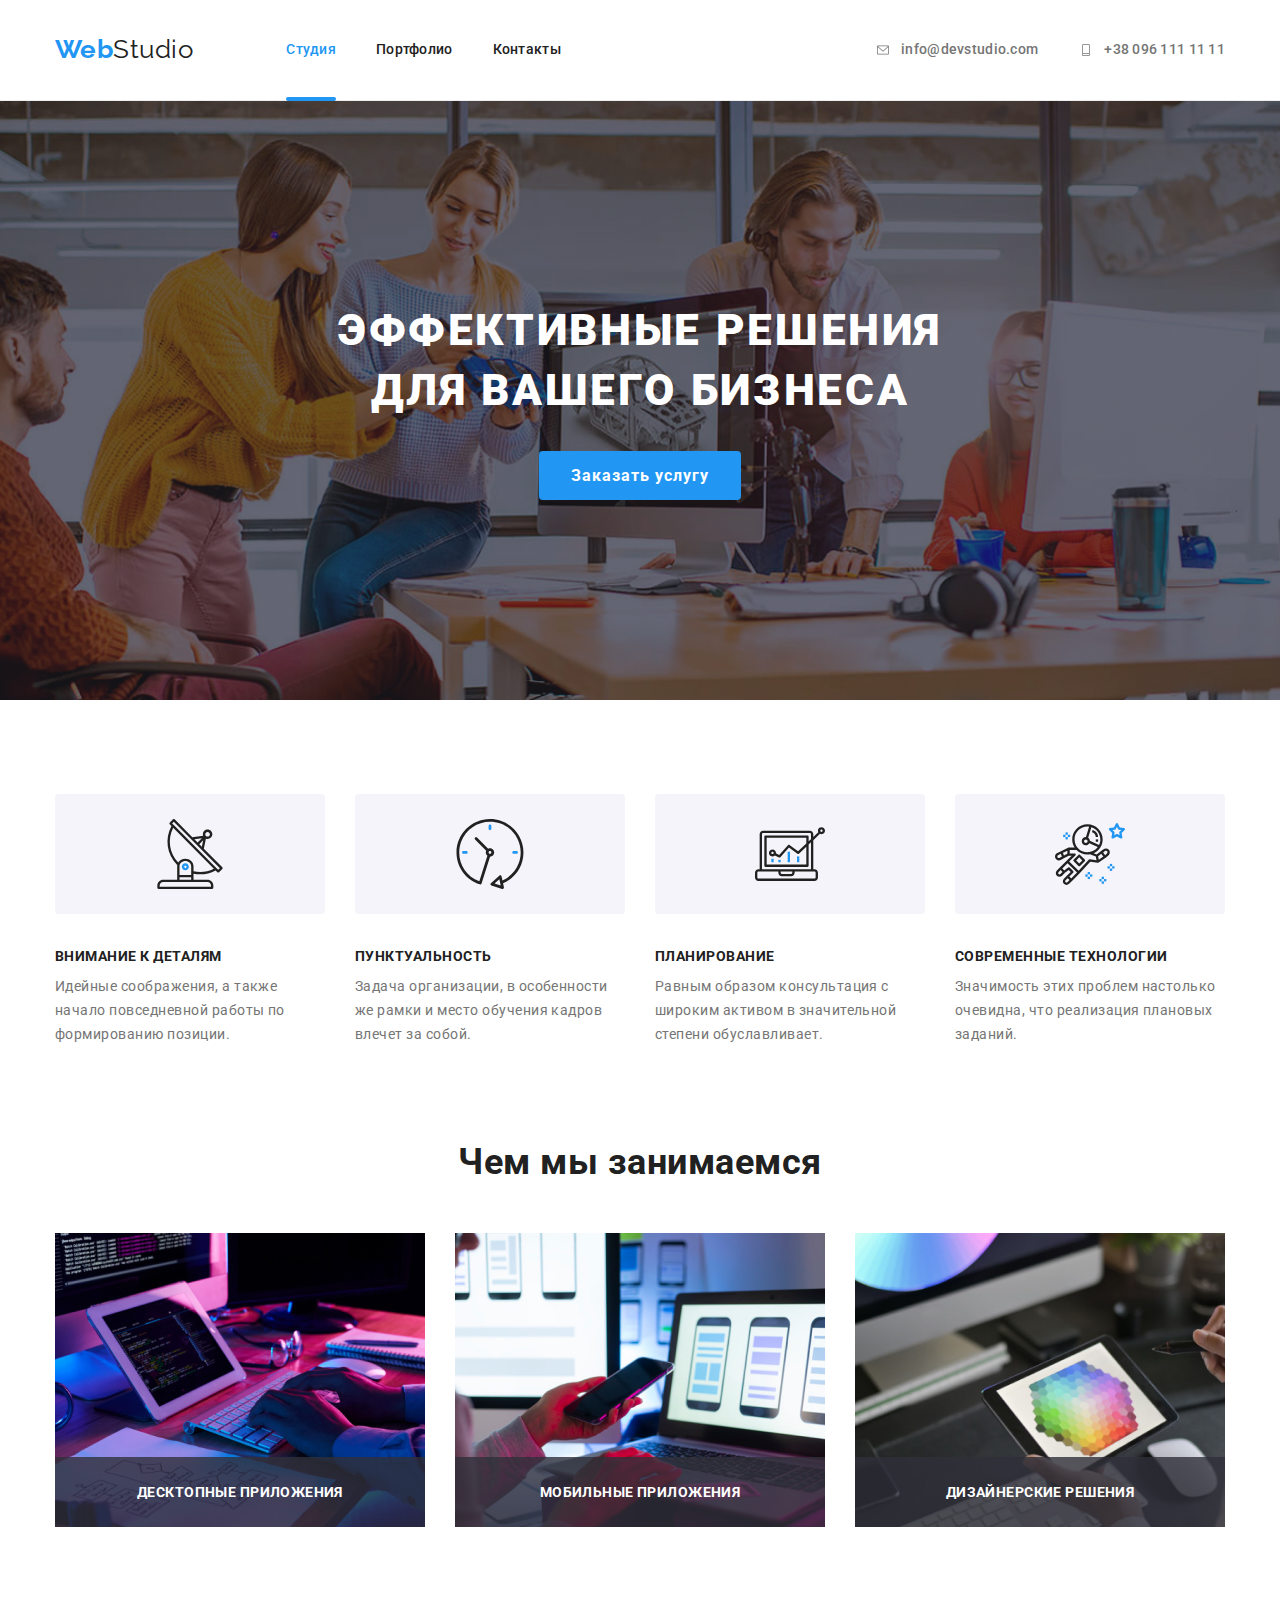
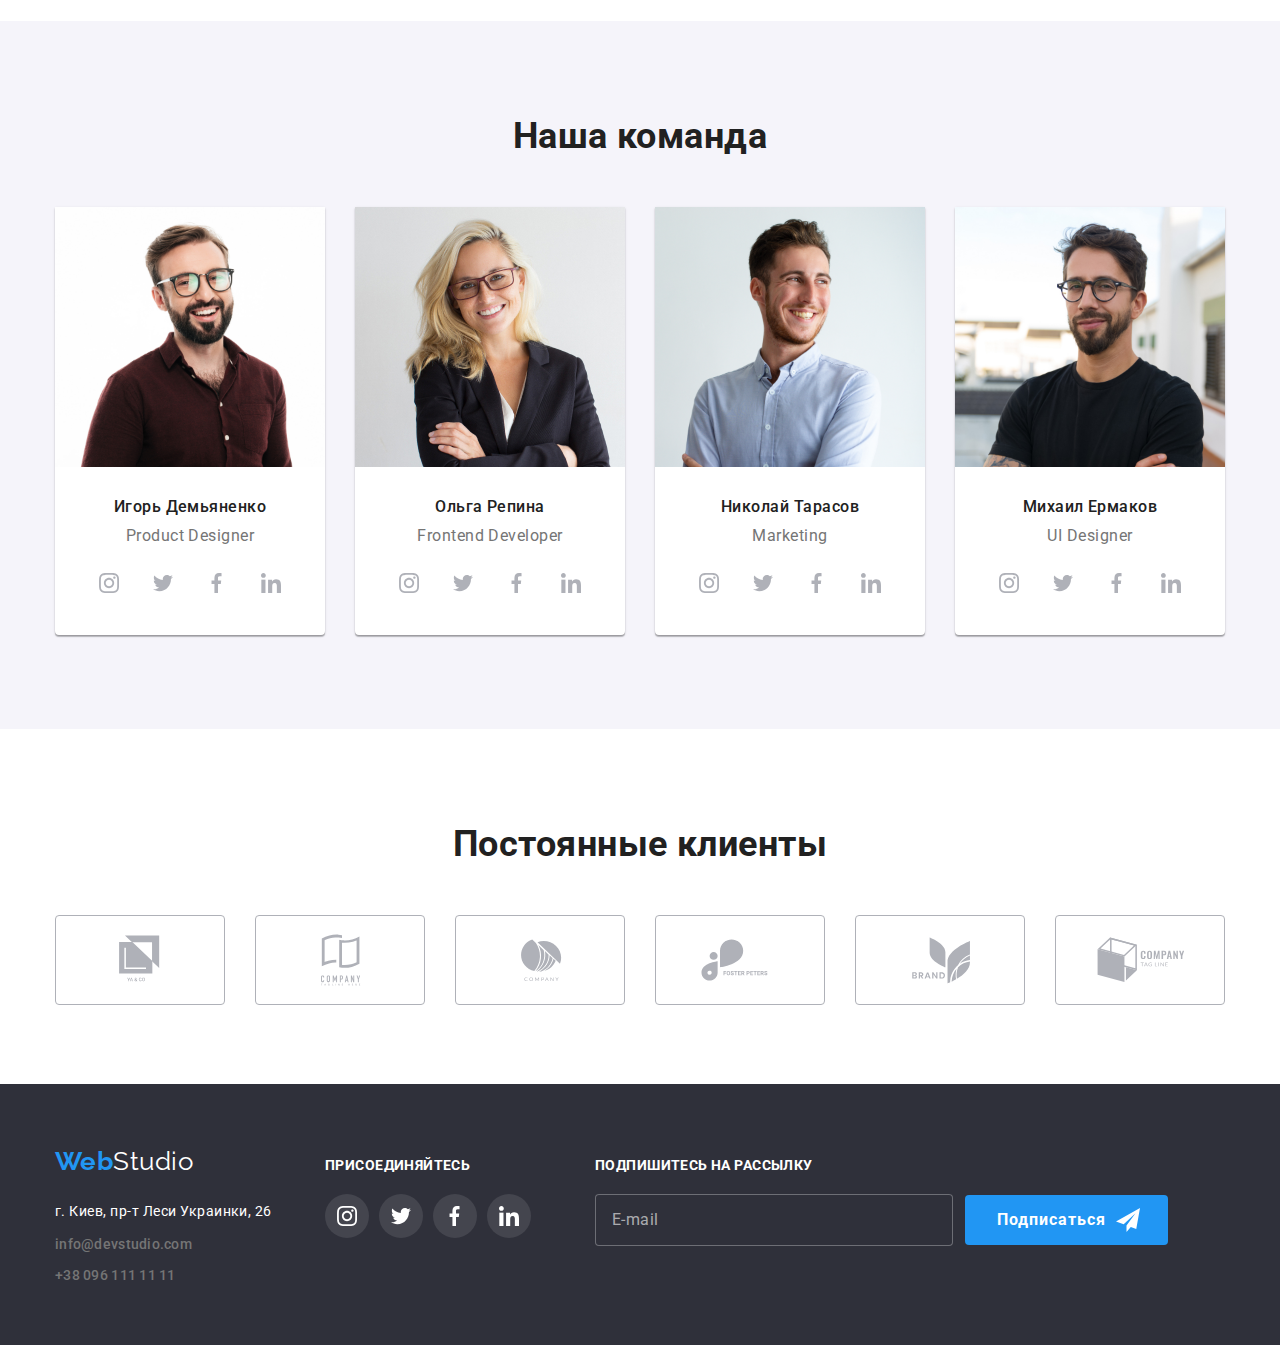
<file: index.html>
<!DOCTYPE html>
<html lang="ru">
<head>
    <meta charset="UTF-8">
    <meta name="viewport" content="width=device-width, initial-scale=1.0">
    <title>Студия</title>
    <link
        href="https://fonts.googleapis.com/css2?family=Raleway:wght@700&family=Roboto:ital,wght@0,400;0,500;0,900;1,700&display=swap"
        rel="stylesheet">
    <link rel="stylesheet" href="./css/normalize.css">
    <link rel="stylesheet" href="./css/style.css">
</head>
<body>

    <!-- Header-container -->
    <header class="header">
        <div class="container nav-header">
                <nav class="nav">
                    <a href="./index.html" class="logo">Web<span class="logo-part">Studio</span> </a>
                    <ul class="list">
                        <li class="nav-item">
                            <a class="link current" href="./index.html">Студия</a>
                        </li>
                        <li class="nav-item">
                            <a class="link" href="./portfolio.html">Портфолио</a>
                        </li>
                        <li class="nav-item">
                            <a class="link" href="">Контакты</a>
                        </li>
                    </ul>
                </nav>
                <ul class="contacts list">
                    <li class="nav-item">
                        <a class="link" href="mailto:info@devstudio.com">
                            <svg class="contacts-icons">
                                <use href="./img/svg/spride.svg#mail"></use>
                            </svg>
                            info@devstudio.com</a>
                    </li>
                    <li class="nav-item">
                        <a class="link" href="tel:+380961111111">
                            <svg class="contacts-icons">
                                <use href="./img/svg/spride.svg#phone"></use>
                            </svg>
                            +38 096 111 11 11</a>
                    </li>
                </ul>  
        </div>
    </header>

    <main>
    <!-- Hero-container -->
        <section class="heroic">
            <div class="container">
                <h1 class="title">Эффективные решения для вашего бизнеса</h1>
                <button data-modal-open="" class="button"> Заказать услугу</button>
            </div>
        </section>

    <!-- Benefits-container -->
        <section class="section benefits">
            <div class="container">
                    <h2 hidden class="title">Наши преимущества</h2>
                    <ul class="list">
                        <li class="benefits-item one">
                            <h3 class="subtitle">Внимание к деталям</h3>
                            <p class="text">
                                Идейные соображения, а также начало повседневной работы по формированию позиции.
                            </p>
                        </li>
                        <li class="benefits-item two">
                            <h3 class="subtitle">Пунктуальность</h3>
                            <p class="text">
                                Задача организации, в особенности же рамки и место обучения кадров влечет за собой.
                            </p>
                    
                        </li>
                        <li class="benefits-item three">
                            <h3 class="subtitle">Планирование</h3>
                            <p class="text">
                                Равным образом консультация с широким активом в значительной степени обуславливает.
                            </p>
                        </li>
                        <li class="benefits-item four">
                            <h3 class="subtitle">Современные технологии</h3>
                            <p class="text">
                                Значимость этих проблем настолько очевидна, что реализация плановых заданий.
                            </p>
                        </li>
                    </ul>
            </div>
        </section>

    <!-- About-us-container -->
        <section class="section about-us">
            <div class="container">
                <h2 class="title">Чем мы занимаемся</h2>
                <ul class="list">
                    <li class="item">
                        <img src="./img/about-us.jpg" alt="Мужчина работает" width="370">
                    <div class="modal-block">
                        <p class="modal-text">Десктопные приложения</p>
                    </div>
                    </li>
                    <li class="item">
                        <img src="./img/about-us1.jpg" alt="Мужчина работает" width="370">
                    <div class="modal-block">
                        <p class="modal-text">Мобильные приложения</p>
                    </div>
                    </li>
                    <li class="item">
                        <img src="./img/about-us2.jpg" alt="Мужчина работает" width="370">
                    <div class="modal-block">
                        <p class="modal-text">Дизайнерские решения</p>
                    </div>
                    </li>
                </ul>
            </div>
        </section>

    <!-- Our-team-container -->
        <section class="section our-team">
            <div class="container">
            <h2 class="title">Наша команда</h2>
                    <ul class="list">
                        <li class="item">
                            <img class="photo" src="./img/Igor.jpg" alt="Игорь Демьяненко" width="270">
                            <h3 class="name">Игорь Демьяненко</h3>
                            <p class="prof" lang="en">Product Designer</p>
                            <ul class="social-icons-menu">
                                <li class="social-icons-list">
                                    <a href="" class="social-icons-link" aria-label="ссылка на соц сеть" target="_blank" rel="noopener nofollow">
                                        <svg class="social-icons-item">
                                            <use href="./img/svg/spride.svg#instagram"></use>
                                        </svg>
                                    </a>
                                </li>
                                <li class="social-icons-list">
                                    <a href="" class="social-icons-link" aria-label="ссылка на соц сеть" target="_blank" rel="noopener nofollow">
                                        <svg class="social-icons-item">
                                            <use href="./img/svg/spride.svg#twitter"></use>
                                        </svg>
                                    </a>
                                </li>
                                <li class="social-icons-list">
                                    <a href="" class="social-icons-link" aria-label="ссылка на соц сеть" target="_blank" rel="noopener nofollow">
                                        <svg class="social-icons-item">
                                            <use href="./img/svg/spride.svg#facebook"></use>
                                        </svg>
                                    </a>
                                </li>
                                <li class="social-icons-list">
                                    <a href="" class="social-icons-link" aria-label="ссылка на соц сеть" target="_blank" rel="noopener nofollow">
                                        <svg class="social-icons-item">
                                            <use href="./img/svg/spride.svg#linkedin"></use>
                                        </svg>
                                    </a>
                                </li>
                            </ul>
                        </li>
                        <li class="item">
                            <img class="photo" src="./img/Olga.jpg" alt="Ольга Репина" width="270">
                            <h3 class="name">Ольга Репина</h3>
                            <p class="prof" lang="en">Frontend Developer</p>
                            <ul class="social-icons-menu">
                                <li class="social-icons-list">
                                    <a href="" class="social-icons-link" aria-label="ссылка на соц сеть" target="_blank" rel="noopener nofollow">
                                        <svg class="social-icons-item">
                                            <use href="./img/svg/spride.svg#instagram"></use>
                                        </svg>
                                    </a>
                                </li>
                                <li class="social-icons-list">
                                    <a href="" class="social-icons-link" aria-label="ссылка на соц сеть" target="_blank" rel="noopener nofollow">
                                        <svg class="social-icons-item">
                                            <use href="./img/svg/spride.svg#twitter"></use>
                                        </svg>
                                    </a>
                                </li>
                                <li class="social-icons-list">
                                    <a href="" class="social-icons-link" aria-label="ссылка на соц сеть" target="_blank" rel="noopener nofollow">
                                        <svg class="social-icons-item">
                                            <use href="./img/svg/spride.svg#facebook"></use>
                                        </svg>
                                    </a>
                                </li>
                                <li class="social-icons-list">
                                    <a href="" class="social-icons-link" aria-label="ссылка на соц сеть" target="_blank" rel="noopener nofollow">
                                        <svg class="social-icons-item">
                                            <use href="./img/svg/spride.svg#linkedin"></use>
                                        </svg>
                                    </a>
                                </li>
                            </ul>
                        </li>
                        <li class="item">
                            <img class="photo" src="./img/Nikolay.jpg" alt="Николай Тарасов" width="270">
                            <h3 class="name">Николай Тарасов</h3>
                            <p class="prof" lang="en">Marketing</p>
                            <ul class="social-icons-menu">
                                <li class="social-icons-list">
                                    <a href="" class="social-icons-link" aria-label="ссылка на соц сеть" target="_blank" rel="noopener nofollow">
                                        <svg class="social-icons-item">
                                            <use href="./img/svg/spride.svg#instagram"></use>
                                        </svg>
                                    </a>
                                </li>
                                <li class="social-icons-list">
                                    <a href="" class="social-icons-link" aria-label="ссылка на соц сеть" target="_blank" rel="noopener nofollow">
                                        <svg class="social-icons-item">
                                            <use href="./img/svg/spride.svg#twitter"></use>
                                        </svg>
                                    </a>
                                </li>
                                <li class="social-icons-list">
                                    <a href="" class="social-icons-link" aria-label="ссылка на соц сеть" target="_blank" rel="noopener nofollow">
                                        <svg class="social-icons-item">
                                            <use href="./img/svg/spride.svg#facebook"></use>
                                        </svg>
                                    </a>
                                </li>
                                <li class="social-icons-list">
                                    <a href="" class="social-icons-link" aria-label="ссылка на соц сеть" target="_blank" rel="noopener nofollow">
                                        <svg class="social-icons-item">
                                            <use href="./img/svg/spride.svg#linkedin"></use>
                                        </svg>
                                    </a>
                                </li>
                            </ul>
                        </li>
                        <li class="item">
                            <img class="photo" src="./img/Mihail.jpg" alt="Михаил Ермаков" width="270">
                            <h3 class="name">Михаил Ермаков</h3>
                            <p class="prof" lang="en">UI Designer</p>
                            <ul class="social-icons-menu">
                                <li class="social-icons-list">
                                    <a href="" class="social-icons-link" aria-label="ссылка на соц сеть" target="_blank" rel="noopener nofollow">
                                        <svg class="social-icons-item">
                                            <use href="./img/svg/spride.svg#instagram"></use>
                                        </svg>
                                    </a>
                                </li>
                                <li class="social-icons-list">
                                    <a href="" class="social-icons-link" aria-label="ссылка на соц сеть" target="_blank" rel="noopener nofollow">
                                        <svg class="social-icons-item">
                                            <use href="./img/svg/spride.svg#twitter"></use>
                                        </svg>
                                    </a>
                                </li>
                                <li class="social-icons-list">
                                    <a href="" class="social-icons-link" aria-label="ссылка на соц сеть" target="_blank" rel="noopener nofollow">
                                        <svg class="social-icons-item">
                                            <use href="./img/svg/spride.svg#facebook"></use>
                                        </svg>
                                    </a>
                                </li>
                                <li class="social-icons-list">
                                    <a href="" class="social-icons-link" aria-label="ссылка на соц сеть" target="_blank" rel="noopener nofollow">
                                        <svg class="social-icons-item">
                                            <use href="./img/svg/spride.svg#linkedin"></use>
                                        </svg>
                                    </a>
                                </li>
                            </ul>
                        </li>
                    </ul>
            </div>
        </section>

        <!-- Main-clients -->
        
        <section class="section main-clients">
            <div class="container">
                <h2 class="title">Постоянные клиенты</h2>
                <ul class="list">
                    <li class="item">
                        <a href="" class="clients-link" target="_blank" rel="noopener nofollow">
                            <svg class="clients-item">
                                <use href="./img/svg/spride.svg#client1"></use>
                            </svg>
                        </a>
                    </li>
                    <li class="item">
                        <a href="" class="clients-link" target="_blank" rel="noopener nofollow">
                            <svg class="clients-item">
                                <use href="./img/svg/spride.svg#client2"></use>
                            </svg>
                        </a>
                    </li>
                    <li class="item">
                        <a href="" class="clients-link" target="_blank" rel="noopener nofollow">
                            <svg class="clients-item">
                                <use href="./img/svg/spride.svg#client3"></use>
                            </svg>
                        </a>
                    </li>
                    <li class="item">
                        <a href="" class="clients-link" target="_blank" rel="noopener nofollow">
                            <svg class="clients-item">
                                <use href="./img/svg/spride.svg#client4"></use>
                            </svg>
                        </a>
                    </li>
                    <li class="item">
                        <a href="" class="clients-link" target="_blank" rel="noopener nofollow">
                            <svg class="clients-item">
                                <use href="./img/svg/spride.svg#client5"></use>
                            </svg>
                        </a>
                    </li>
                    <li class="item">
                        <a href="" class="clients-link" target="_blank" rel="noopener nofollow">
                            <svg class="clients-item">
                                <use href="./img/svg/spride.svg#client6"></use>
                            </svg>
                        </a>
                    </li>
                </ul>
            </div>
        </section>
    </main>
    <!-- Footer-container -->
    <footer class="footer">
        <div class="container">
            <section class="footer-section">
                <a class="logo" href="./index.html">Web<span class="logo-part">Studio</span> </a>
                <address class="address">
                    <ul class="contacts list">
                        <li class="text">
                            <p class="text">г. Киев, пр-т Леси Украинки, 26</p>
                        </li>
                        <li class="text">
                            <a class="link" href="mailto:info@devstudio.com">info@devstudio.com</a>
                        </li>
                        <li>
                            <a class="link" href="tel:+380961111111">+38 096 111 11 11</a>
                        </li>
                    </ul>
                </address>
            </section>
            <section class="footer-section">
                <h2 class="section-title">присоединяйтесь</h2>
                <ul class="social-icons-menu footer-icons">
                    <li class="social-icons-list">
                        <a href="" class="social-icons-link" aria-label="ссылка на соц сеть" target="_blank" rel="noopener nofollow">
                            <svg class="social-icons-item">
                                <use href="./img/svg/spride.svg#instagram"></use>
                            </svg>
                        </a>
                    </li>
                    <li class="social-icons-list">
                        <a href="" class="social-icons-link" aria-label="ссылка на соц сеть" target="_blank" rel="noopener nofollow">
                            <svg class="social-icons-item">
                                <use href="./img/svg/spride.svg#twitter"></use>
                            </svg>
                        </a>
                    </li>
                    <li class="social-icons-list">
                        <a href="" class="social-icons-link" aria-label="ссылка на соц сеть" target="_blank" rel="noopener nofollow">
                            <svg class="social-icons-item">
                                <use href="./img/svg/spride.svg#facebook"></use>
                            </svg>
                        </a>
                    </li>
                    <li class="social-icons-list">
                        <a href="" class="social-icons-link" aria-label="ссылка на соц сеть" target="_blank" rel="noopener nofollow">
                            <svg class="social-icons-item">
                                <use href="./img/svg/spride.svg#linkedin"></use>
                            </svg>
                        </a>
                    </li>
                </ul>

            </section>

            <section class="footer-section sign-in">
                <h2 class="section-title">Подпишитесь на рассылку</h2>
                <div class="footer-from-container">
                <form action="#" class="footer-form">
                    <label>
                        <input class="footer-form-input" type="email" placeholder="E-mail">
                    </label>
                </form>
                <div class="button-container">
                    <button class="button footer-button"> Подписаться</button>
                    <svg class="telegram-icon">
                        <use href="./img/svg/spride.svg#telegram">
                        </use>
                    </svg>
                </div>
                </div>
            </section>

        </div>
    </footer>

    <!-- Backdrop -->
    <div class="backdrop is-hidden" data-modal="">
        <div class="modal">
            <b class="modal-title">Оставьте свои данные, мы вам перезвоним</b>
            <form action="#" class="modal-form">
    
                <label class="modal-label">
                    <span class="label-text">Имя</span>
                    <input class="label-input" type="text" name="user-name">
                    <svg class="modal-label-icon">
                        <use href="./img/svg/spride.svg#modal-label-icon1">
                        </use>
                    </svg>
                </label>
    
                <label class="modal-label">
                    <span class="label-text">Телефон</span>
                    <input class="label-input" type="tel" name="user-tel">
                    <svg class="modal-label-icon">
                        <use href="./img/svg/spride.svg#modal-label-icon2">
                        </use>
                    </svg>
                </label>
    
                <label class="modal-label">
                    <span class="label-text">Почта</span>
                    <input class="label-input" type="email" name="user-email">
                    <svg class="modal-label-icon">
                        <use href="./img/svg/spride.svg#modal-label-icon3">
                        </use>
                    </svg>
                </label>
    
                <label class="modal-label textarea">
                    <span class="label-text"> Комментарий</span>
                    <textarea 
                    class="label-input comment" 
                    name="user-comment" 
                    rows="10" 
                    placeholder="Введите текст"></textarea>
                </label>
    
                <label class="modal-label confirm">
                    <input class="label-confirm visual-hidden" type="checkbox" name="user-confirm">
                    Соглашаюсь с рассылкой и принимаю
                    <a href="" class="modal-link">Условия договора</a>
                    <span class="confirm-icon">
                    </span>
                </label>
                <button class="button" type="submit">Отправить </button>
            </form>
            <button class="button-modal-icon" data-modal-close>
                <svg class="modal-icon" width="11px" height="11px">
                    <use href="./img/svg/spride.svg#is-closed">
                    </use>
                </svg>
            </button>
        </div>
    </div>

    <script src="./js/modal.js"></script>
</body>
</html>
</file>
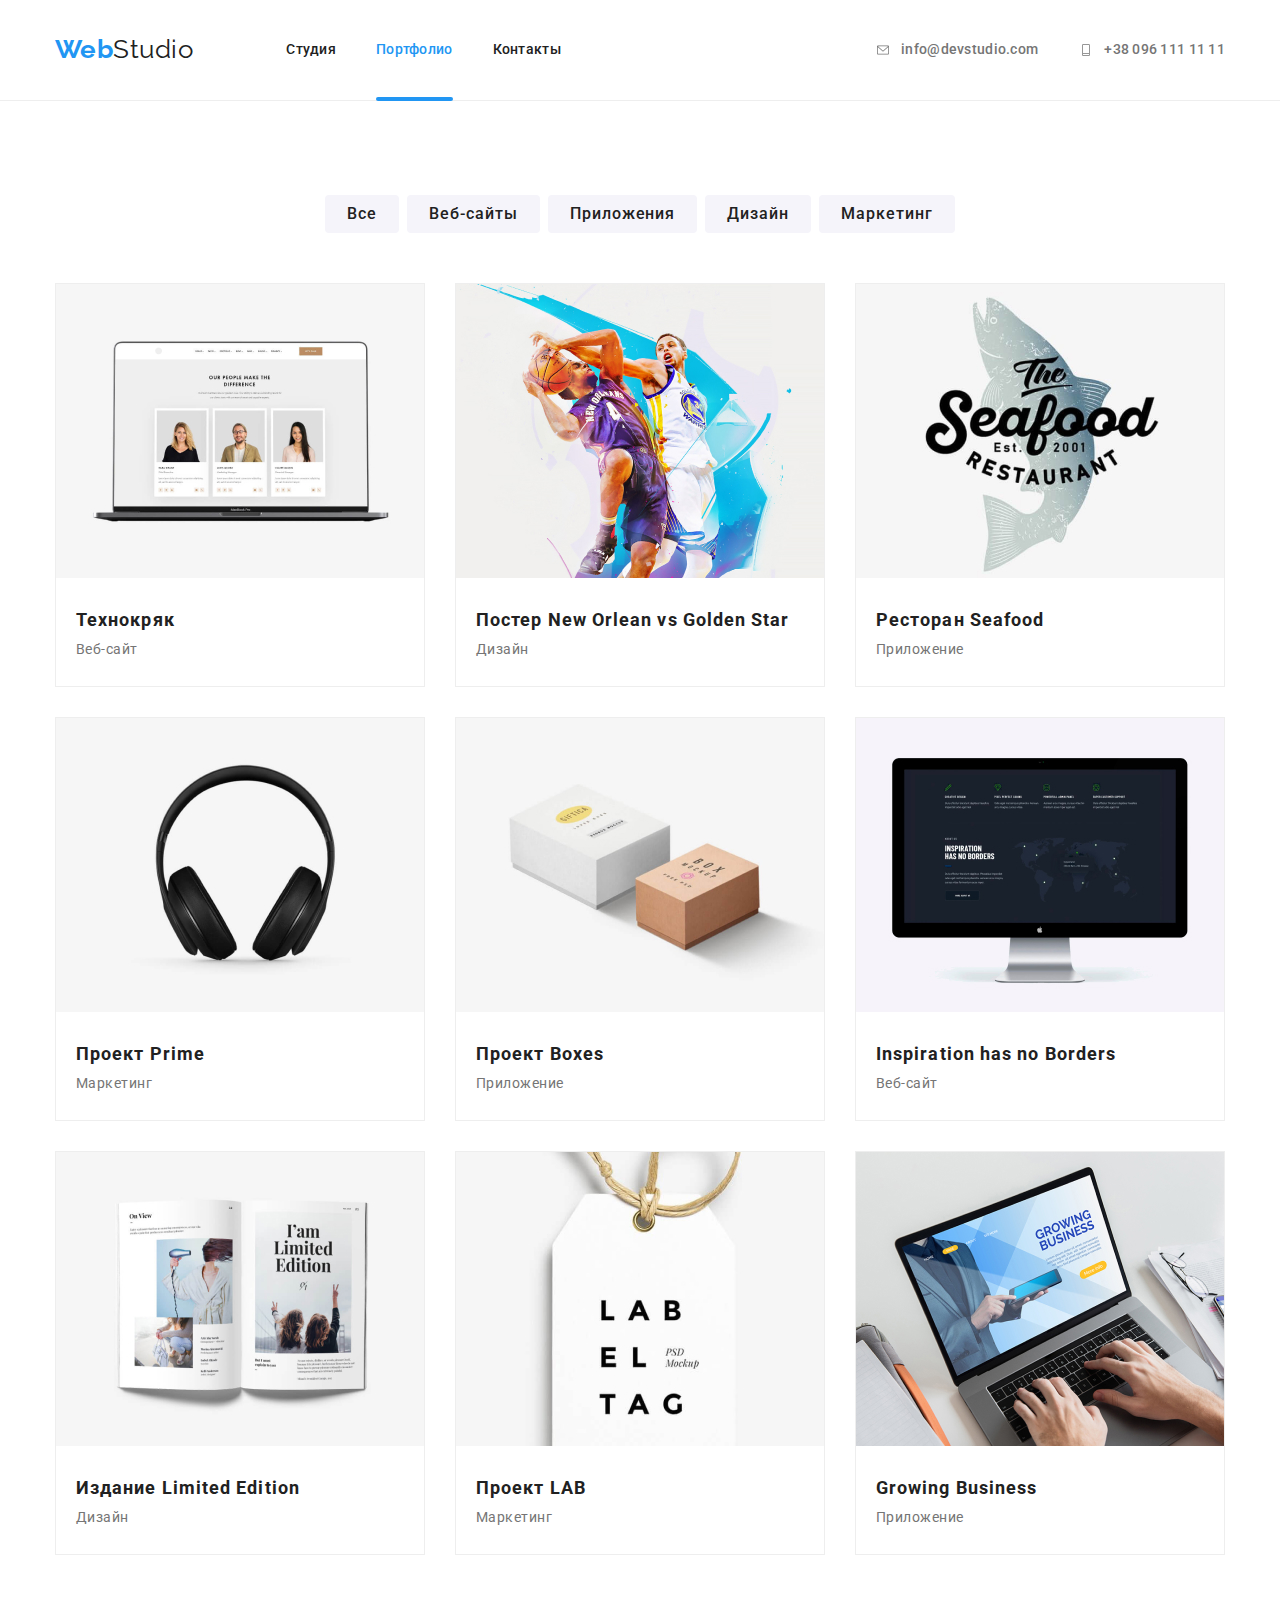
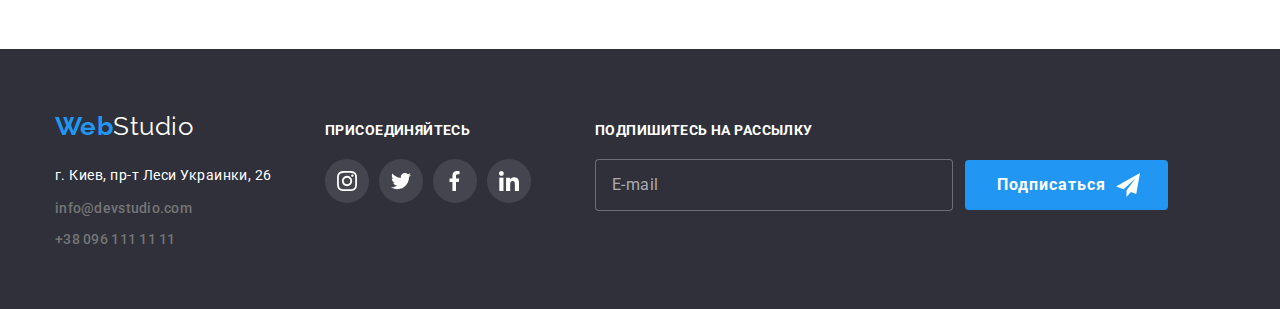
<file: portfolio.html>
<!DOCTYPE html>
<html lang="ru">

<head>
    <meta charset="UTF-8">
    <meta name="viewport" content="width=device-width, initial-scale=1.0">
    <title>Портфолио</title>
    <link
    href="https://fonts.googleapis.com/css2?family=Raleway:wght@700&family=Roboto:ital,wght@0,400;0,500;0,900;1,700&display=swap"
    rel="stylesheet">
    <link 
    href="https://fonts.googleapis.com/css2?family=Roboto:wght@700&display=swap" 
    rel="stylesheet">
    <link rel="stylesheet" href="./css/normalize.css">
    <link rel="stylesheet" href="./css/style.css">
</head>

<body>

    <!-- Header-container -->
    <header class="header">
        <div class="container">
            <div class="nav-header">
                <nav class="nav">
                    <a href="./index.html" class="logo">Web<span class="logo-part">Studio</span> </a>
                    <ul class="list">
                        <li class="nav-item">
                            <a class="link" href="./index.html">Студия</a>
                        </li>
                        <li class="nav-item">
                            <a class="link current" href="./portfolio.html">Портфолио</a>
                        </li>
                        <li class="nav-item">
                            <a class="link" href="">Контакты</a>
                        </li>
                    </ul>
                </nav>
                <ul class="contacts list">
                    <li class="nav-item">
                        <a class="link" href="mailto:info@devstudio.com">
                            <svg class="contacts-icons">
                                <use href="./img/svg/spride.svg#mail"></use>
                            </svg>
                            info@devstudio.com</a>
                    </li>
                    <li class="nav-item">
                        <a class="link" href="tel:+380961111111">
                            <svg class="contacts-icons">
                                <use href="./img/svg/spride.svg#phone"></use>
                            </svg>
                            +38 096 111 11 11</a>
                    </li>
                </ul>
            </div>
        </div>
    </header>

        <!-- Button-container -->
    <main>
        <section class="section portfolio">
            <div class="container">
                <h1 hidden class="title">Навигация проекта</h1>
                <ul class="list menu">
                    <li class="item">
                        <button class="button portfolio" type="button">
                            Все
                        </button>
                    </li>
                    <li class="item">
                        <button class="button portfolio" type="button">
                            Веб-сайты
                        </button>
                    </li>
                    <li class="item">
                        <button class="button portfolio" type="button">
                            Приложения
                        </button>
                    </li>
                    <li class="item">
                        <button class="button portfolio" type="button">
                            Дизайн
                        </button>
                    </li>
                    <li class="item">
                        <button class="button portfolio" type="button">
                            Маркетинг
                        </button>
                    </li>
                </ul>
                
                <ul class="list projects">
                    <li class="item">
                        <a href="" class ="projects-links">
                            <div class="thumb-photo">
                                <img src="./img/website-techkr.jpg" alt="Открытый ноутбук" width="370">
                                <div class="thumb">
                                    <p class="text">Технокряк это современная площадка распространения коронавируса. Компании используют эту платформу для цифрового
                                        шпионажа и атак на защищённые сервера конкурентов.</p>
                                </div>
                            </div>
                            <div class="projects-text">
                                <h2 class="title portfolio">Технокряк</h2>
                                <p class="text portfolio">Веб-сайт</p>
                            </div>
                        </a>
                    </li>
                    <li class="item">
                        <a href="" class="projects-links">
                            <div class="thumb-photo">
                                <img src="./img/design-poster.jpg" alt="Два баскетболиста с мячом" width="370">
                                <div class="thumb">
                                    <p class="text">Технокряк это современная площадка распространения коронавируса. Компании используют эту платформу для
                                        цифрового
                                        шпионажа и атак на защищённые сервера конкурентов.</p>
                                </div>
                            </div>
                            <div class="projects-text">
                                <h2 class="title portfolio">Постер New Orlean vs Golden Star</h2>
                                <p class="text portfolio">Дизайн</p>
                            </div>
                        </a>
                    </li>
                    <li class="item">
                        <a href="" class="projects-links">
                            <div class="thumb-photo">
                                <img src="./img/application-seafood.jpg" alt="Логотип ресторана" width="370">
                                <div class="thumb">
                                    <p class="text">Технокряк это современная площадка распространения коронавируса. Компании используют эту платформу
                                        для цифрового
                                        шпионажа и атак на защищённые сервера конкурентов.</p>
                                </div>
                            </div>
                            <div class="projects-text">
                                <h2 class="title portfolio">Ресторан Seafood</h2>
                                <p class="text portfolio">Приложение</p>
                            </div>
                        </a>
                    </li>
                    <li class="item">
                        <a href="" class="projects-links">
                            <div class="thumb-photo">
                                <img src="./img/marketing-prime.jpg" alt="Наушники" width="370">
                            <div class="thumb">
                                <p class="text">Технокряк это современная площадка распространения коронавируса. Компании используют эту платформу
                                    для цифрового
                                    шпионажа и атак на защищённые сервера конкурентов.</p>
                            </div>
                            </div>
                            <div class="projects-text">
                                <h2 class="title portfolio">Проект Prime</h2>
                                <p class="text portfolio">Маркетинг</p>
                            </div>
                        </a>
                    </li>
                    <li class="item">
                        <a href="" class="projects-links">
                            <div class="thumb-photo">
                                <img src="./img/application-boxes.jpg" alt="Две коробки" width="370">
                                <div class="thumb">
                                    <p class="text">Технокряк это современная площадка распространения коронавируса. Компании используют эту платформу
                                        для цифрового
                                        шпионажа и атак на защищённые сервера конкурентов.</p>
                                </div>
                            </div>
                            <div class="projects-text">
                                <h2 class="title portfolio">Проект Boxes</h2>
                                <p class="text portfolio">Приложение</p>
                            </div>
                        </a>
                    </li>
                    <li class="item">
                        <a href="" class="projects-links">
                            <div class="thumb-photo">
                                <img src="./img/website-inspiration.jpg" alt="Экран компьютера" width="370">
                                <div class="thumb">
                                    <p class="text">Технокряк это современная площадка распространения коронавируса. Компании используют эту платформу
                                        для цифрового
                                        шпионажа и атак на защищённые сервера конкурентов.</p>
                                </div>
                            </div>
                            <div class="projects-text">
                                <h2 class="title portfolio">Inspiration has no Borders</h2>
                                <p class="text portfolio">Веб-сайт</p>
                            </div>
                        </a>
                    </li>
                    <li class="item">
                        <a href="" class="projects-links">
                            <div class="thumb-photo">
                                <img src="./img/design-book.jpg" alt="Открытая книга" width="370">
                                <div class="thumb">
                                    <p class="text">Технокряк это современная площадка распространения коронавируса. Компании используют эту платформу
                                        для цифрового
                                        шпионажа и атак на защищённые сервера конкурентов.</p>
                                </div>
                            </div>
                            <div class="projects-text">
                                <h2 class="title portfolio">Издание Limited Edition</h2>
                                <p class="text portfolio">Дизайн</p>
                            </div>
                        </a>
                    </li>
                    <li class="item">
                        <a href="" class="projects-links">
                            <div class="thumb-photo">
                                <img src="./img/marketing-lab.jpg" alt="Бирка с надписью" width="370">
                                <div class="thumb">
                                    <p class="text">Технокряк это современная площадка распространения коронавируса. Компании используют эту платформу
                                        для цифрового
                                        шпионажа и атак на защищённые сервера конкурентов.</p>
                                </div>
                            </div>
                            <div class="projects-text">
                                <h2 class="title portfolio">Проект LAB</h2>
                                <p class="text portfolio">Маркетинг</p>
                            </div>
                        </a>
                    </li>
                    <li class="item">
                        <a href="" class="projects-links">
                            <div class="thumb-photo">
                                <img src="./img/application-business.jpg" alt="Открытый ноутбук" width="370">
                                <div class="thumb">
                                    <p class="text">Технокряк это современная площадка распространения коронавируса. Компании используют эту платформу
                                        для цифрового
                                        шпионажа и атак на защищённые сервера конкурентов.</p>
                                </div>
                            </div>
                            <div class="projects-text">
                                <h2 class="title portfolio">Growing Business</h2>
                                <p class="text portfolio"> Приложение</p>
                            </div>
                        </a>
                    </li>
                </ul>
            </div>
        </section>
    </main>

    <!-- Footer-container -->
    <footer class="footer">
        <div class="container">
            <section class="footer-section">
                <a class="logo" href="./index.html">Web<span class="logo-part">Studio</span> </a>
                <address class="address">
                    <ul class="contacts list">
                        <li class="text">
                            <p class="text">г. Киев, пр-т Леси Украинки, 26</p>
                        </li>
                        <li class="text">
                            <a class="link" href="mailto:info@devstudio.com">info@devstudio.com</a>
                        </li>
                        <li>
                            <a class="link" href="tel:+380961111111">+38 096 111 11 11</a>
                        </li>
                    </ul>
                </address>
            </section>
            <section class="footer-section">
                <h2 class="section-title">присоединяйтесь</h2>
                <ul class="social-icons-menu footer-icons">
                    <li class="social-icons-list">
                        <a href="" class="social-icons-link" aria-label="ссылка на соц сеть" target="_blank"
                            rel="noopener nofollow">
                            <svg class="social-icons-item">
                                <use href="./img/svg/spride.svg#instagram"></use>
                            </svg>
                        </a>
                    </li>
                    <li class="social-icons-list">
                        <a href="" class="social-icons-link" aria-label="ссылка на соц сеть" target="_blank"
                            rel="noopener nofollow">
                            <svg class="social-icons-item">
                                <use href="./img/svg/spride.svg#twitter"></use>
                            </svg>
                        </a>
                    </li>
                    <li class="social-icons-list">
                        <a href="" class="social-icons-link" aria-label="ссылка на соц сеть" target="_blank"
                            rel="noopener nofollow">
                            <svg class="social-icons-item">
                                <use href="./img/svg/spride.svg#facebook"></use>
                            </svg>
                        </a>
                    </li>
                    <li class="social-icons-list">
                        <a href="" class="social-icons-link" aria-label="ссылка на соц сеть" target="_blank"
                            rel="noopener nofollow">
                            <svg class="social-icons-item">
                                <use href="./img/svg/spride.svg#linkedin"></use>
                            </svg>
                        </a>
                    </li>
                </ul>
    
            </section>
    
            <section class="footer-section sign-in">
                <h2 class="section-title">Подпишитесь на рассылку</h2>
                <div class="footer-from-container">
                    <form action="#" class="footer-form">
                        <label>
                            <input class="footer-form-input" type="email" placeholder="E-mail">
                        </label>
                    </form>
                    <div class="button-container">
                        <button class="button footer-button"> Подписаться</button>
                        <svg class="telegram-icon">
                            <use href="./img/svg/spride.svg#telegram">
                            </use>
                        </svg>
                    </div>
                </div>
            </section>
    
        </div>
    </footer>

</body>

</html>
</file>
<file: css/style.css>
/* primary-bg-white: #ffffff; */
/* secondary-bg-grey: #F5F4FA; */
/* third-bg-color: #2196F3; */
/* heroic-bg: #2F303A; */
/* primary-text-color: #212121; */
/* secondary-text-color: #757575; */
/* third-text-color: #2196F3; */
/* heroic-text-color: #FFFFFF; */

:root {
  --primary-bg-white: #ffffff;
  --secondary-bg-grey: #f5f4fa;
  --heroic-bg: #2f303a;
  --primary-text-color: #212121;
  --secondary-text-color: #757575;
  --heroic-text-color: #ffffff;
  --third-text-color: #2196f3;
  --third-bg-color: #2196f3;
  --social-icons-color: #afb1b8;
  --transition: 250ms cubic-bezier(0.4, 0, 0.2, 1);
}

.nav .link,
.contacts .link,
svg,
.social-icons-link,
.clients-item,
.section.portfolio,
button {
  transition: var(--transition);
}

body {
  background-color: var(--primary-bg-white);

  font-family: Roboto, sans-serif;
  letter-spacing: 0.03em;
}

img {
  display: block;
}

.container {
  margin-left: auto;
  margin-right: auto;
  width: 1200px;
  padding-left: 15px;
  padding-right: 15px;
}

/* Navigation */

.header {
  border-bottom: 1px solid #eeeeee;
}

.nav {
  display: flex;
}
.nav-header {
  display: flex;
  justify-content: space-between;
}
.nav .list {
  display: flex;
  align-items: center;
  margin-left: 93px;
}

.contacts-icons {
  margin-right: 10px;
  display: inline-flex;
  align-self: center;
  width: 16px;
  height: 12px;
  fill: var(--secondary-text-color);
}

.nav-item .link {
  display: flex;
  align-content: center;
}

.nav-item:not(:last-child) {
  margin-right: 40px;
}

.header .container {
  padding-top: 32px;
  padding-bottom: 32px;
}

.header .contacts.list {
  display: flex;
  align-items: center;
}

.nav .logo {
  text-decoration: none;
  color: var(--third-text-color);

  font-family: Raleway, sans-serif;
  font-weight: 700;
  font-size: 26px;
  line-height: 1.17;
}

.nav .logo-part {
  color: var(--primary-text-color);

  font-weight: 400;
  line-height: 1.38;
}

.nav .link {
  text-decoration: none;

  color: var(--primary-text-color);

  font-weight: 500;
  font-size: 14px;
  line-height: 1.14;
  letter-spacing: 0.02em;
}

.nav .link:hover,
.nav .link:focus {
  color: var(--third-text-color);
}

.nav .link.current {
  position: relative;
  color: var(--third-text-color);
}

.nav .link.current::after {
  position: absolute;
  top: 55px;
  left: 0;
  width: 100%;
  content: "";
  height: 4px;
  background-color: var(--third-text-color);
  border-radius: 2px;
}

/* Contacts */

.list {
  list-style-type: none;
  margin-top: 0px;
  margin-bottom: 0px;
  padding-left: 0;
}

.contacts .link {
  text-decoration: none;
  color: var(--secondary-text-color);

  font-weight: 500;
  font-style: normal;
  font-size: 14px;
  line-height: 1.14;
  letter-spacing: 0.02em;
}

.contacts .link:hover,
.contacts .link:focus {
  color: var(--third-text-color);
}

.contacts .link:hover .contacts-icons,
.contacts .link:focus .contacts-icons {
  fill: var(--third-text-color);
}

/* Heroic */

.backdrop.is-hidden {
  opacity: 0;
  pointer-events: none;
}

.backdrop {
  position: fixed;
  z-index: 1;
  opacity: 1;
  top: 0;
  left: 0;
  width: 100%;
  height: 100%;

  background: rgba(0, 0, 0, 0.2);
  transition: opacity 250ms cubic-bezier(0.4, 0, 0.2, 1);
}

.modal {
  width: 528px;
  text-align: center;

  position: absolute;
  top: 50%;
  left: 50%;
  padding: 40px 40px;
  transform: translate(-50%, -50%);
  transition: transform 250ms cubic-bezier(0.4, 0, 0.2, 1);
  background-color: var(--primary-bg-white);
  box-shadow: 0px 1px 3px rgba(0, 0, 0, 0.12), 0px 1px 1px rgba(0, 0, 0, 0.14),
    0px 2px 1px rgba(0, 0, 0, 0.2);
  border-radius: 4px;
}

.modal-title {
  text-align: center;
  display: block;
  margin-bottom: 12px;
}

.label-input {
  font-size: 14px;
  line-height: 1.14;
  letter-spacing: 0.01em;
  color: rgba(117, 117, 117, 0.5);

  border: 1px solid rgba(33, 33, 33, 0.2);
  border-radius: 4px;
  resize: none;
  padding-left: 42px;
  padding-top: 16px;
  padding-bottom: 16px;
  padding-right: 0;
  transition: border-color var(--transition);
}

.modal-label:focus-within .modal-label-icon {
  fill: var(--third-bg-color);
}

.modal-label:focus-within .label-input {
  border-color: var(--third-bg-color);
  outline: none;
}

.label-input.comment {
  padding: 12px 16px;
}

.visual-hidden {
  position: absolute;
  width: 1px;
  height: 1px;
  margin: -1px;
  padding: 0;
  overflow: hidden;
  border: 0;
  clip: rect(0 0 0 0);
}

.label-text {
  display: flex;
  margin-bottom: 4px;
  font-size: 12px;
  line-height: 1.16;
  letter-spacing: 0.01em;
  color: var(--secondary-text-color);
}

.modal-label {
  position: relative;
  display: flex;
  flex-direction: column;
  margin-bottom: 10px;
}

.modal-label.textarea {
  margin-bottom: 20px;
}

.label-input.comment::placeholder {
  font-size: 14px;
  line-height: 1.14;
  letter-spacing: 0.01em;
  color: rgba(117, 117, 117, 0.5);
}

.modal-label.confirm {
  display: inline-block;
  padding-left: 30px;
  font-weight: 400;
  font-size: 14px;
  line-height: 1.71;
  letter-spacing: 0.03em;
  color: var(--secondary-text-color);

  margin-bottom: 30px;
}

.modal-link {
  line-height: 1.71;
  letter-spacing: 0.03em;

  color: var(--third-text-color);
}

.confirm-icon {
  position: absolute;
  top: 50%;
  left: 0;
  transform: translateY(-50%);
  bottom: 5px;
  width: 16px;
  height: 15px;
  border: 2px solid var(--primary-text-color);
  border-radius: 2px;
}

.label-confirm:checked ~ .confirm-icon {
  background-size: contain;
  background-position: center;
  background-origin: border-box;
  background-image: url(../img/svg/confirm-icon.svg);
  background-color: var(--third-bg-color);
  border-color: var(--third-bg-color);
}

.button-modal-icon {
  position: absolute;
  top: 8px;
  right: 8px;

  border: 1px solid rgba(0, 0, 0, 0.1);
  border-radius: 50%;
  width: 30px;
  height: 30px;

  background-color: var(--primary-bg-white);
  cursor: pointer;
}

.modal-label-icon {
  position: absolute;
  top: 50%;
  left: 12px;
  width: 18px;
  height: 18px;
}

.button-modal-icon:hover .modal-icon {
  fill: var(--third-text-color);
}

.heroic {
  text-align: center;
  padding-top: 200px;
  padding-bottom: 200px;

  background-image: radial-gradient(
      circle at center,
      rgba(47, 48, 58, 0.4),
      rgba(47, 48, 58, 0.4)
    ),
    url(../img/hero-bg.jpg);
  background-repeat: no-repeat;
  background-size: cover;
  background-position: top center;
}

.title {
  margin-top: 0px;
  margin-bottom: 50px;
}

.heroic .title {
  margin-left: auto;
  margin-right: auto;
  margin-bottom: 30px;
  max-width: 696px;

  color: var(--heroic-text-color);
  font-weight: 900;
  font-size: 44px;
  line-height: 1.36;
  text-align: center;
  text-transform: uppercase;
  letter-spacing: 0.06em;
}

.button {
  min-width: 200px;
  border: transparent;
  padding: 10px 32px;
  border-radius: 4px;

  background-color: var(--third-bg-color);
  color: var(--heroic-text-color);

  font-family: inherit;
  font-size: 16px;
  font-weight: 700;
  line-height: 1.87;
  letter-spacing: 0.06em;
}

/* About us, Our team */

.section {
  padding-top: 94px;
  padding-bottom: 94px;
}

.section.benefits {
  padding-bottom: 0;
}

.benefits .subtitle {
  text-transform: uppercase;
  font-weight: 700;
}

.benefits .list {
  display: flex;
  justify-content: space-between;
}

.benefits-item {
  width: 270px;
}

.benefits-item.one::before {
  display: inline-block;
  margin-bottom: 30px;
  content: "";
  background-image: url(../img/benefits1.svg);

  width: 100%;
  height: 120px;
}

.benefits-item.two::before {
  display: inline-block;
  margin-bottom: 30px;
  content: "";
  background-image: url(../img/benefits2.svg);

  width: 100%;
  height: 120px;
}

.benefits-item.three::before {
  display: inline-block;
  margin-bottom: 30px;
  content: "";
  background-image: url(../img/benefits3.svg);

  width: 100%;
  height: 120px;
}

.benefits-item.four::before {
  display: inline-block;
  margin-bottom: 30px;
  content: "";
  background-image: url(../img/benefits4.svg);
  width: 100%;
  height: 120px;
}

.benefits-item:not(:last-child) {
  margin-right: 30px;
}

.section .title {
  color: var(--primary-text-color);

  font-weight: 700;
  font-size: 36px;
  line-height: 1.17;
  text-align: center;
}

.section .subtitle {
  margin-top: 0;
  margin-bottom: 10px;
  font-size: 14px;
  line-height: 1.14;

  color: var(--primary-text-color);
}

.section.about-us .list {
  display: flex;
  justify-content: space-between;
}

.section.about-us .item {
  position: relative;
  width: 370px;
}

.modal-block {
  position: absolute;
  bottom: 0;
  left: 0;
  width: 100%;

  background: rgba(47, 48, 58, 0.8);
}

.modal-text {
  display: flex;
  justify-content: center;
  margin-top: 0;
  margin-bottom: 0;
  padding-top: 27px;
  padding-bottom: 27px;
  font-weight: 700;
  font-size: 14px;
  line-height: 1.143;
  letter-spacing: 0.03em;
  text-transform: uppercase;
  text-align: center;

  color: var(--heroic-text-color);
}

.section.our-team {
  background-color: var(--secondary-bg-grey);
}

.our-team .list {
  display: flex;
  justify-content: space-between;
}

.our-team .item {
  width: 270px;
  padding-bottom: 30px;
  background-color: var(--primary-bg-white);
  box-shadow: 0px 1px 3px rgba(0, 0, 0, 0.12), 0px 1px 1px rgba(0, 0, 0, 0.14),
    0px 2px 1px rgba(0, 0, 0, 0.2);
  border-radius: 0px 0px 4px 4px;
}

.social-icons-menu {
  display: flex;
  justify-content: center;
  list-style-type: none;
  margin-top: 0;
  margin-bottom: 0;
  padding-left: 0;
}

.social-icons-menu.footer-icons {
  justify-content: flex-start;
}

.social-icons-link {
  display: flex;
  justify-content: center;
  align-items: center;
  list-style: none;
  width: 44px;
  height: 44px;
  border-radius: 50%;
  background-color: var(--primary-bg-white);
}

.social-icons-list:not(:last-child) {
  margin-right: 10px;
}

.footer-section .social-icons-link {
  background-color: rgba(255, 255, 255, 0.1);
  border-radius: 50%;
}

.social-icons-item {
  width: 20px;
  height: 20px;
  fill: var(--social-icons-color);
}

.footer-section .social-icons-item {
  fill: var(--heroic-text-color);
}

.social-icons-link:hover,
.social-icons-link:focus {
  background-color: var(--third-bg-color);
}

.social-icons-link:hover .social-icons-item,
.social-icons-link:focus .social-icons-item {
  fill: var(--heroic-text-color);
}

.section .text {
  margin-top: 0;
  margin-bottom: 0;
  color: var(--secondary-text-color);

  font-size: 14px;
  line-height: 1.71;
}

.section .name {
  margin-top: 0px;
  margin-bottom: 10px;
  text-align: center;
  color: var(--primary-text-color);

  font-weight: 500;
  font-size: 16px;
  line-height: 1.19;
}

.photo {
  margin-bottom: 30px;
}

.section .prof {
  text-align: center;
  margin-top: 0;
  margin-bottom: 16px;
  color: var(--secondary-text-color);
  line-height: 1.19;
}

/* Footer*/

.footer {
  padding-top: 60px;
  padding-bottom: 60px;
  background-color: var(--heroic-bg);
}

.footer .logo {
  text-decoration: none;
  color: var(--third-text-color);

  font-family: Raleway, sans-serif;
  font-weight: 700;
  font-size: 26px;
  line-height: 1.17;
}

.footer .logo-part {
  color: var(--heroic-text-color);

  font-weight: 400;
  line-height: 1.38;
}

.main-clients {
  padding-bottom: 75px;
}

.main-clients .list {
  display: flex;
  flex-wrap: wrap;
}

.main-clients .item {
  width: 170px;
}

.main-clients .item:not(:last-child) {
  margin-right: 30px;
}

.clients-item {
  width: 170px;
  height: 90px;
  border: 1px solid #afb1b8;
  border-radius: 4px;
  fill: var(--social-icons-color);
}

.clients-link:hover .clients-item,
.clients-link:focus .clients-item {
  fill: var(--third-text-color);
  border-color: var(--third-text-color);
}

/* Footer address */

.footer-section .section-title {
  margin-top: 0;
  margin-bottom: 20px;

  color: var(--heroic-text-color);

  font-size: 14px;
  line-height: 1.14;
  letter-spacing: 0.03em;
  text-transform: uppercase;
}

.footer .container {
  display: flex;
  align-items: baseline;
}

.footer-section {
  width: calc((100% - 30px * 3) / 4);
}

.footer .logo {
  display: inline-block;
  margin-bottom: 20px;
}

.address .text {
  margin-top: 0px;
  margin-bottom: 9px;
  color: var(--heroic-text-color);

  font-style: normal;
  font-weight: 400;
  font-size: 14px;
  line-height: 1.71;
}
.address .text {
  margin-bottom: 9px;
}

.footer-from-container {
  display: flex;
  justify-content: space-between;
  align-items: center;
}

.footer-form-input {
  line-height: 1.25;
  letter-spacing: 0.03em;
  color: rgba(255, 255, 255, 0.6);

  padding-top: 15px;
  padding-bottom: 15px;
  padding-left: 16px;
  min-width: 358px;

  margin-right: 12px;
  background-color: var(--heroic-bg);
  outline: none;
  border: 1px solid rgba(255, 255, 255, 0.3);
  border-radius: 4px;

  transition: border-color var(--transition);
}

.sign-in:focus-within .footer-form-input {
  border-color: var(--third-bg-color);
  outline: none;
}

.footer-form-input::placeholder {
  line-height: 1.25;
  letter-spacing: 0.03em;
  color: rgba(255, 255, 255, 0.6);
}

.sign-in {
  width: 570px;
}

.button.footer-button {
  padding-right: 62px;
}

.button-container {
  position: relative;
}

.telegram-icon {
  position: absolute;
  top: 50%;
  right: 28px;
  transform: translateY(-50%);
  width: 24px;
  height: 24px;
}

/* Portfolio buttons */

.button.portfolio {
  padding: 6px 22px;
  border: transparent;
  border-radius: 4px;
  min-width: auto;
  background-color: var(--secondary-bg-grey);
  color: var(--primary-text-color);

  font-family: inherit;
  font-weight: 500;
  line-height: 1.62;
}

.button.portfolio:hover,
.button.portfolio:active,
.button.portfolio:focus {
  padding: 6px 22px;
  border: transparent;
  border-radius: 4px;
  min-width: auto;
  background-color: var(--third-bg-color);
  color: var(--heroic-text-color);
  box-shadow: 0px 3px 1px rgba(0, 0, 0, 0.1), 0px 1px 2px rgba(0, 0, 0, 0.08),
    0px 2px 2px rgba(0, 0, 0, 0.12);
}

/* Portfolio projects */

.title.portfolio {
  margin-bottom: 0px;
  font-size: 18px;
  line-height: 2;
  text-align: left;
  letter-spacing: 0.06em;
}

.projects-text {
  padding: 24px 20px;
}

.projects-links {
  text-decoration: none;
}

.list.projects .item {
  width: 370px;
}

.list.projects .item:hover,
.list.projects .item:focus {
  box-shadow: 0px 1px 1px rgba(0, 0, 0, 0.12), 0px 4px 4px rgba(0, 0, 0, 0.06),
    1px 4px 6px rgba(0, 0, 0, 0.16);
}

.portfolio .list.menu {
  padding-bottom: 50px;
  display: flex;
  justify-content: center;
  background-color: var(--primary-bg-white);
}

.list.menu .item:not(:last-child) {
  margin-right: 8px;
}

.portfolio .list {
  display: flex;
  flex-wrap: wrap;
}

.list.projects .item {
  border: 1px solid #eeeeee;
}

.list.projects .item:not(:nth-last-child(-n + 3)) {
  margin-bottom: 30px;
}

.list.projects .item:not(:nth-child(3n)) {
  margin-right: 30px;
}

.thumb {
  position: absolute;
  top: 0;
  left: 0;
  height: 100%;
  padding: 63px 24px;
  background: rgba(33, 150, 243, 0.9);
  opacity: 0;
  transform: translateY(100%);
  transition: transform 250ms cubic-bezier(0.4, 0, 0.2, 1),
    opacity 250ms cubic-bezier(0.4, 0, 0.2, 1);
}

.thumb-photo {
  position: relative;
  overflow: hidden;
}

.projects-links:hover .thumb,
.projects-links:focus .thumb {
  transform: translateY(0%);
  opacity: 1;
}

.thumb .text {
  font-size: 18px;
  line-height: 1.56;

  color: var(--heroic-text-color);
}
</file>
